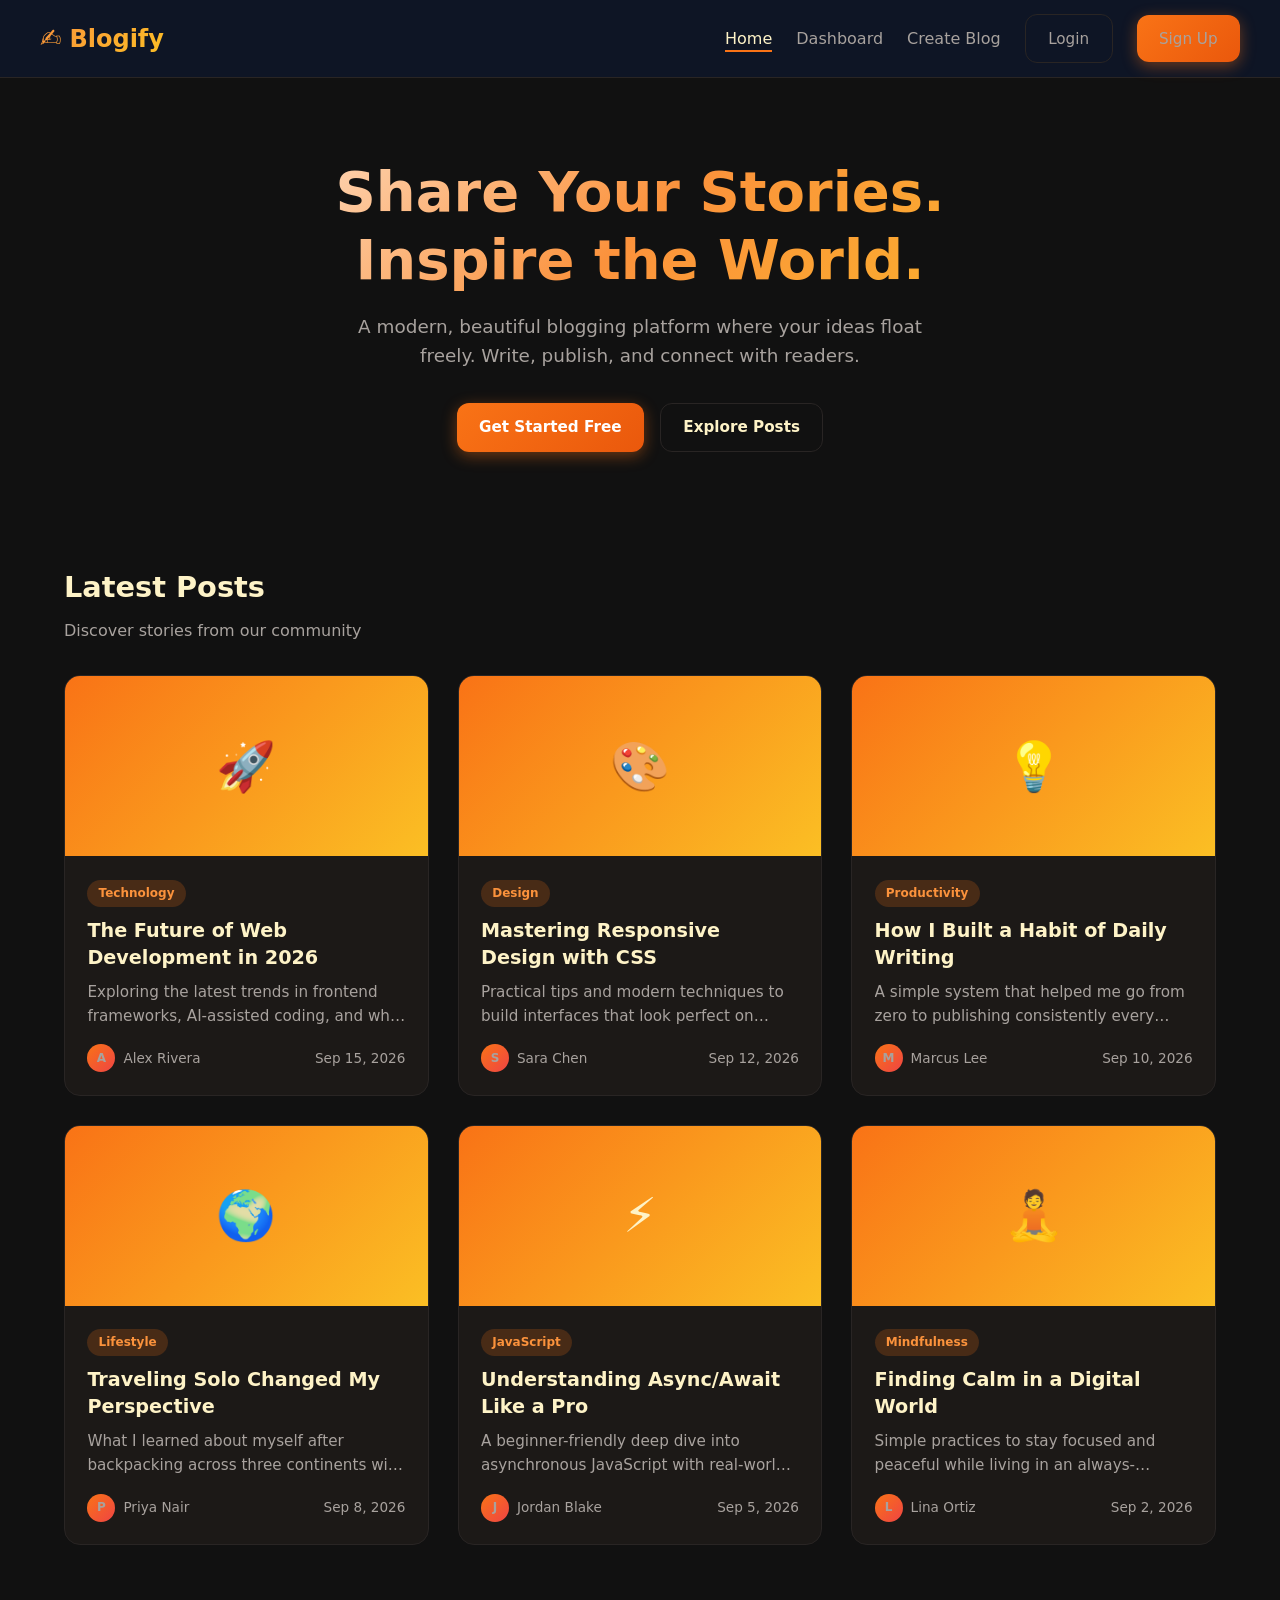
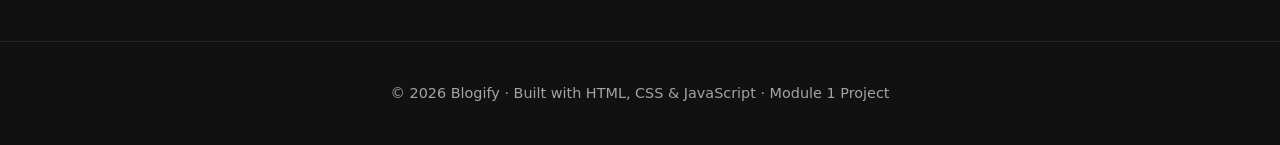
<file: index.html>
<!DOCTYPE html>
<html lang="en">
<head>
  <meta charset="UTF-8">
  <meta name="viewport" content="width=device-width, initial-scale=1.0">
  <title>Blogify – Home</title>
  <link rel="stylesheet" href="css/style.css">
</head>
<body>
  <!-- Anti-Gravity Particles Background -->
  <div class="anti-gravity-container"></div>

  <!-- Navbar -->
  <nav class="navbar">
    <div class="nav-container">
      <a href="index.html" class="logo"><span>✍️</span> Blogify</a>
      <button class="menu-toggle" aria-label="Toggle menu">☰</button>
      <ul class="nav-links">
        <li><a href="index.html" class="active">Home</a></li>
        <li><a href="dashboard.html">Dashboard</a></li>
        <li><a href="create-blog.html">Create Blog</a></li>
        <li><a href="login.html" class="btn btn-outline">Login</a></li>
        <li><a href="register.html" class="btn btn-primary">Sign Up</a></li>
      </ul>
    </div>
  </nav>

  <!-- Hero Section -->
  <section class="hero">
    <h1>Share Your Stories.<br>Inspire the World.</h1>
    <p>A modern, beautiful blogging platform where your ideas float freely. Write, publish, and connect with readers.</p>
    <div class="hero-buttons">
      <a href="register.html" class="btn btn-primary">Get Started Free</a>
      <a href="#latest" class="btn btn-outline">Explore Posts</a>
    </div>
  </section>

  <!-- Latest Posts -->
  <section class="section" id="latest">
    <h2 class="section-title">Latest Posts</h2>
    <p class="section-subtitle">Discover stories from our community</p>

    <div class="blog-grid">
      <!-- Card 1 -->
      <article class="blog-card float-card">
        <div class="blog-card-img">🚀</div>
        <div class="blog-card-body">
          <span class="blog-card-tag">Technology</span>
          <h3>The Future of Web Development in 2026</h3>
          <p>Exploring the latest trends in frontend frameworks, AI-assisted coding, and what developers need to learn next.</p>
          <div class="blog-card-meta">
            <div class="author">
              <div class="author-avatar">A</div>
              <span>Alex Rivera</span>
            </div>
            <span>Sep 15, 2026</span>
          </div>
        </div>
      </article>

      <!-- Card 2 -->
      <article class="blog-card float-card">
        <div class="blog-card-img">🎨</div>
        <div class="blog-card-body">
          <span class="blog-card-tag">Design</span>
          <h3>Mastering Responsive Design with CSS</h3>
          <p>Practical tips and modern techniques to build interfaces that look perfect on every screen size.</p>
          <div class="blog-card-meta">
            <div class="author">
              <div class="author-avatar">S</div>
              <span>Sara Chen</span>
            </div>
            <span>Sep 12, 2026</span>
          </div>
        </div>
      </article>

      <!-- Card 3 -->
      <article class="blog-card float-card">
        <div class="blog-card-img">💡</div>
        <div class="blog-card-body">
          <span class="blog-card-tag">Productivity</span>
          <h3>How I Built a Habit of Daily Writing</h3>
          <p>A simple system that helped me go from zero to publishing consistently every week without burnout.</p>
          <div class="blog-card-meta">
            <div class="author">
              <div class="author-avatar">M</div>
              <span>Marcus Lee</span>
            </div>
            <span>Sep 10, 2026</span>
          </div>
        </div>
      </article>

      <!-- Card 4 -->
      <article class="blog-card float-card">
        <div class="blog-card-img">🌍</div>
        <div class="blog-card-body">
          <span class="blog-card-tag">Lifestyle</span>
          <h3>Traveling Solo Changed My Perspective</h3>
          <p>What I learned about myself after backpacking across three continents with just a backpack and a laptop.</p>
          <div class="blog-card-meta">
            <div class="author">
              <div class="author-avatar">P</div>
              <span>Priya Nair</span>
            </div>
            <span>Sep 8, 2026</span>
          </div>
        </div>
      </article>

      <!-- Card 5 -->
      <article class="blog-card float-card">
        <div class="blog-card-img">⚡</div>
        <div class="blog-card-body">
          <span class="blog-card-tag">JavaScript</span>
          <h3>Understanding Async/Await Like a Pro</h3>
          <p>A beginner-friendly deep dive into asynchronous JavaScript with real-world examples and common pitfalls.</p>
          <div class="blog-card-meta">
            <div class="author">
              <div class="author-avatar">J</div>
              <span>Jordan Blake</span>
            </div>
            <span>Sep 5, 2026</span>
          </div>
        </div>
      </article>

      <!-- Card 6 -->
      <article class="blog-card float-card">
        <div class="blog-card-img">🧘</div>
        <div class="blog-card-body">
          <span class="blog-card-tag">Mindfulness</span>
          <h3>Finding Calm in a Digital World</h3>
          <p>Simple practices to stay focused and peaceful while living in an always-connected environment.</p>
          <div class="blog-card-meta">
            <div class="author">
              <div class="author-avatar">L</div>
              <span>Lina Ortiz</span>
            </div>
            <span>Sep 2, 2026</span>
          </div>
        </div>
      </article>
    </div>
  </section>

  <!-- Footer -->
  <footer class="footer">
    <p>© 2026 Blogify · Built with HTML, CSS & JavaScript · Module 1 Project</p>
  </footer>

  <script src="js/main.js"></script>
</body>
</html>
</file>
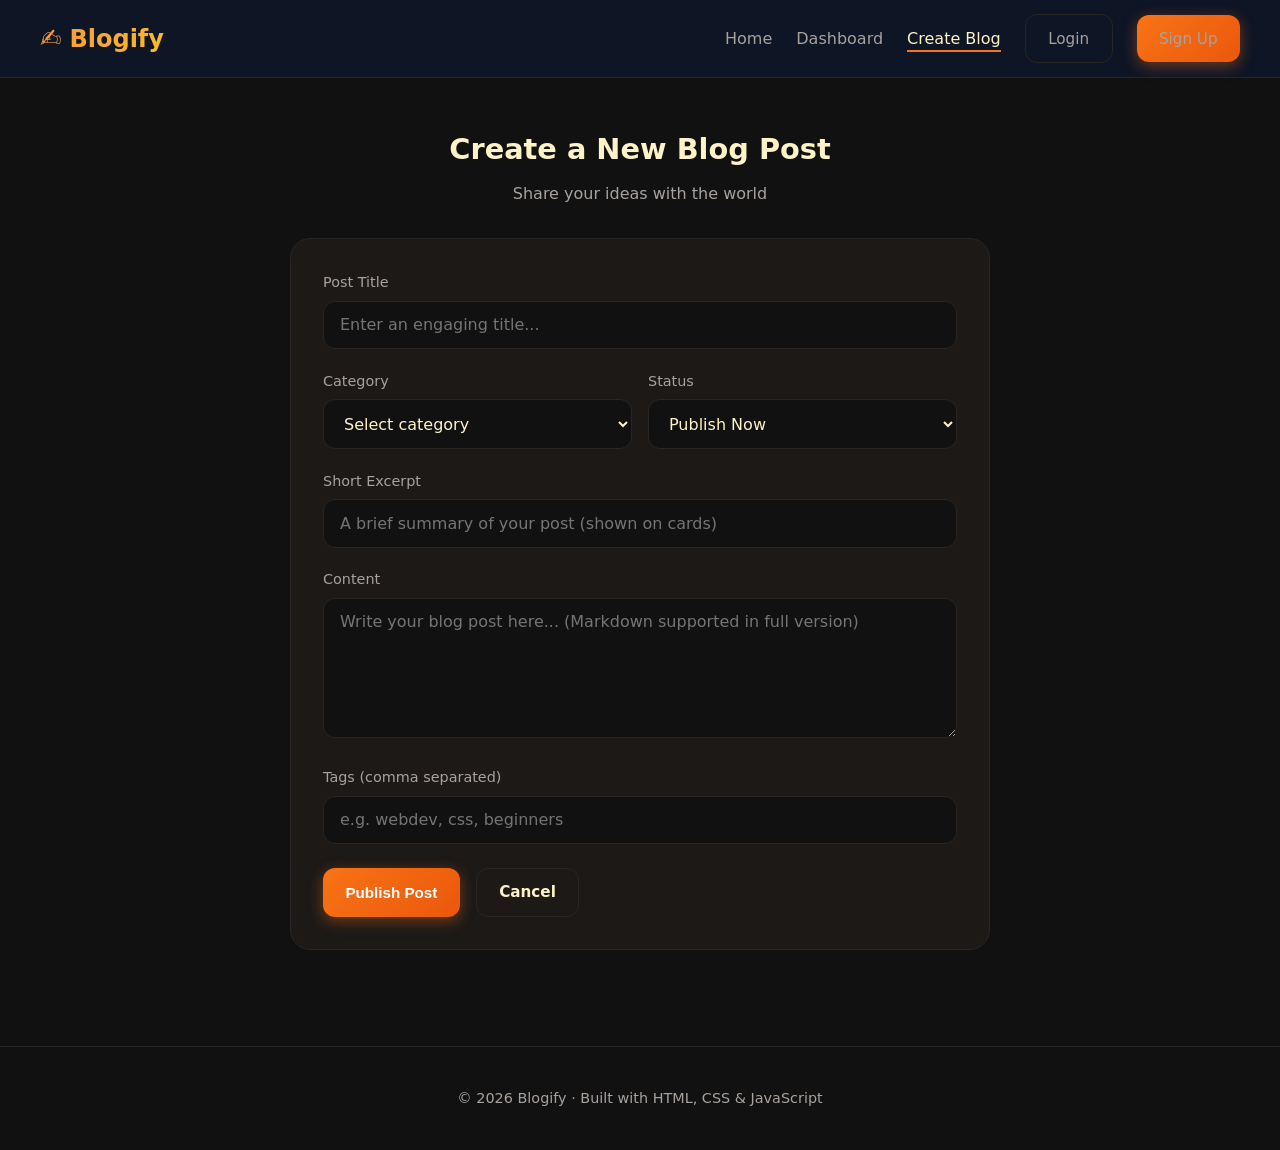
<file: create-blog.html>
<!DOCTYPE html>
<html lang="en">
<head>
  <meta charset="UTF-8">
  <meta name="viewport" content="width=device-width, initial-scale=1.0">
  <title>Blogify – Create Blog</title>
  <link rel="stylesheet" href="css/style.css">
</head>
<body>
  <div class="anti-gravity-container"></div>

  <nav class="navbar">
    <div class="nav-container">
      <a href="index.html" class="logo"><span>✍️</span> Blogify</a>
      <button class="menu-toggle" aria-label="Toggle menu">☰</button>
      <ul class="nav-links">
        <li><a href="index.html">Home</a></li>
        <li><a href="dashboard.html">Dashboard</a></li>
        <li><a href="create-blog.html" class="active">Create Blog</a></li>
        <li><a href="login.html" class="btn btn-outline">Login</a></li>
        <li><a href="register.html" class="btn btn-primary">Sign Up</a></li>
      </ul>
    </div>
  </nav>

  <section class="section">
    <h2 class="section-title text-center">Create a New Blog Post</h2>
    <p class="section-subtitle text-center">Share your ideas with the world</p>

    <div class="create-form float-card">
      <form id="createBlogForm">
        <div class="form-group">
          <label for="title">Post Title</label>
          <input type="text" id="title" placeholder="Enter an engaging title..." required>
        </div>

        <div class="form-row">
          <div class="form-group">
            <label for="category">Category</label>
            <select id="category" required>
              <option value="">Select category</option>
              <option value="technology">Technology</option>
              <option value="design">Design</option>
              <option value="productivity">Productivity</option>
              <option value="lifestyle">Lifestyle</option>
              <option value="javascript">JavaScript</option>
              <option value="mindfulness">Mindfulness</option>
              <option value="other">Other</option>
            </select>
          </div>

          <div class="form-group">
            <label for="status">Status</label>
            <select id="status" required>
              <option value="published">Publish Now</option>
              <option value="draft">Save as Draft</option>
            </select>
          </div>
        </div>

        <div class="form-group">
          <label for="excerpt">Short Excerpt</label>
          <input type="text" id="excerpt" placeholder="A brief summary of your post (shown on cards)">
        </div>

        <div class="form-group">
          <label for="content">Content</label>
          <textarea id="content" placeholder="Write your blog post here... (Markdown supported in full version)" required></textarea>
        </div>

        <div class="form-group">
          <label for="tags">Tags (comma separated)</label>
          <input type="text" id="tags" placeholder="e.g. webdev, css, beginners">
        </div>

        <div style="display: flex; gap: 1rem; margin-top: 1.5rem; flex-wrap: wrap;">
          <button type="submit" class="btn btn-primary">Publish Post</button>
          <a href="dashboard.html" class="btn btn-outline">Cancel</a>
        </div>
      </form>
    </div>
  </section>

  <footer class="footer">
    <p>© 2026 Blogify · Built with HTML, CSS & JavaScript</p>
  </footer>

  <script src="js/main.js"></script>
</body>
</html>
</file>
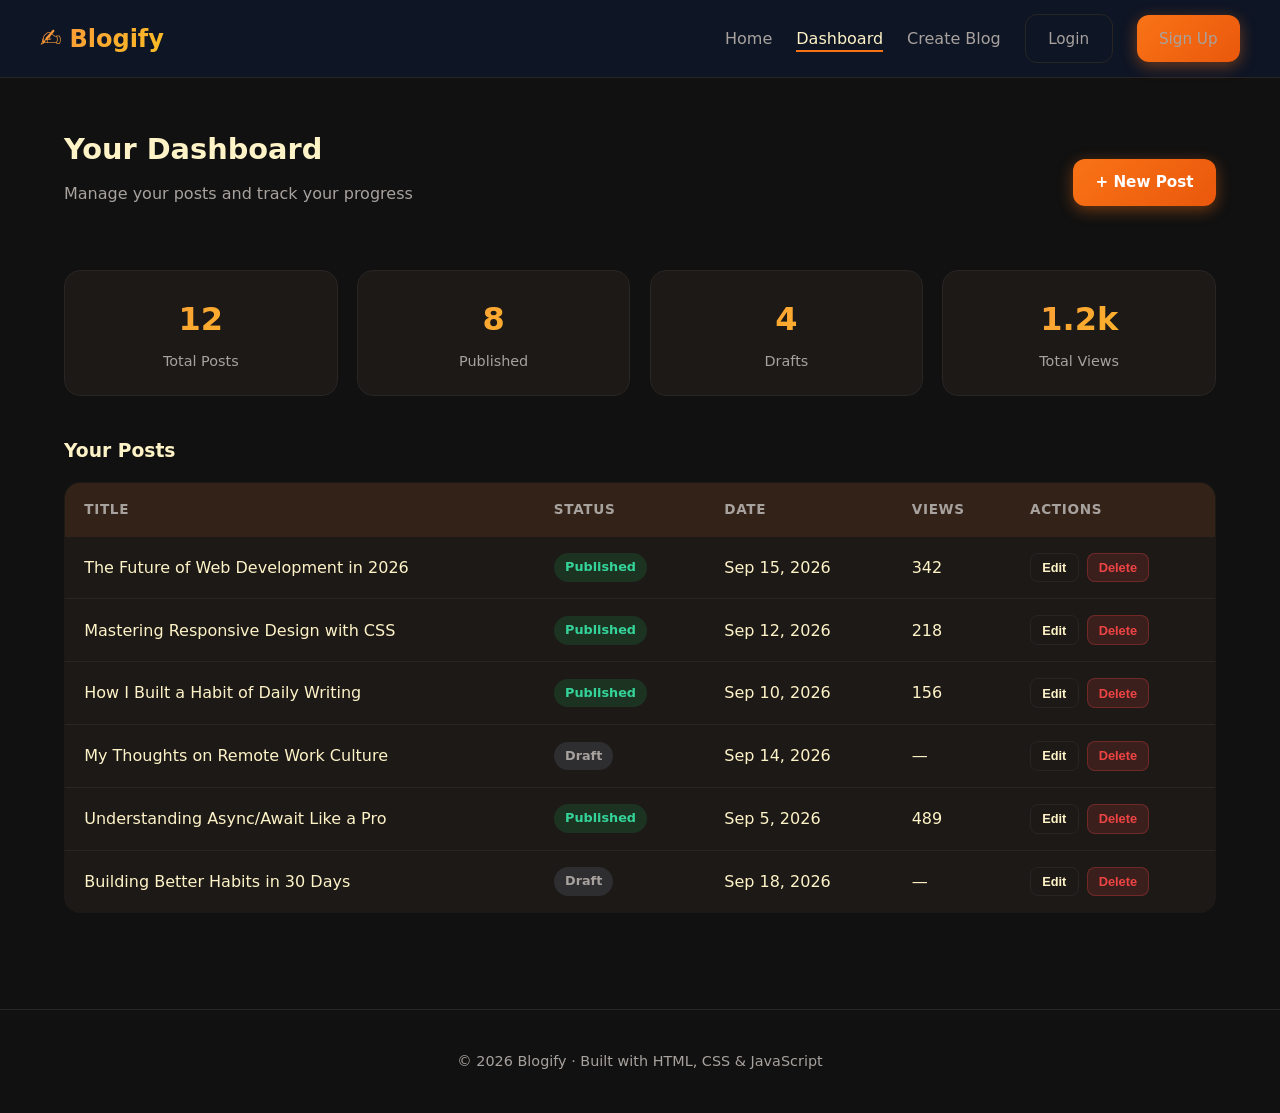
<file: dashboard.html>
<!DOCTYPE html>
<html lang="en">
<head>
  <meta charset="UTF-8">
  <meta name="viewport" content="width=device-width, initial-scale=1.0">
  <title>Blogify – Dashboard</title>
  <link rel="stylesheet" href="css/style.css">
</head>
<body>
  <div class="anti-gravity-container"></div>

  <nav class="navbar">
    <div class="nav-container">
      <a href="index.html" class="logo"><span>✍️</span> Blogify</a>
      <button class="menu-toggle" aria-label="Toggle menu">☰</button>
      <ul class="nav-links">
        <li><a href="index.html">Home</a></li>
        <li><a href="dashboard.html" class="active">Dashboard</a></li>
        <li><a href="create-blog.html">Create Blog</a></li>
        <li><a href="login.html" class="btn btn-outline">Login</a></li>
        <li><a href="register.html" class="btn btn-primary">Sign Up</a></li>
      </ul>
    </div>
  </nav>

  <section class="section">
    <div class="dashboard-header">
      <div>
        <h2 class="section-title">Your Dashboard</h2>
        <p class="section-subtitle">Manage your posts and track your progress</p>
      </div>
      <a href="create-blog.html" class="btn btn-primary">+ New Post</a>
    </div>

    <!-- Stats -->
    <div class="stats-grid">
      <div class="stat-card float-card">
        <div class="number">12</div>
        <div class="label">Total Posts</div>
      </div>
      <div class="stat-card float-card">
        <div class="number">8</div>
        <div class="label">Published</div>
      </div>
      <div class="stat-card float-card">
        <div class="number">4</div>
        <div class="label">Drafts</div>
      </div>
      <div class="stat-card float-card">
        <div class="number">1.2k</div>
        <div class="label">Total Views</div>
      </div>
    </div>

    <!-- Posts Table -->
    <h3 style="margin-bottom: 1rem;">Your Posts</h3>
    <table class="posts-table">
      <thead>
        <tr>
          <th>Title</th>
          <th>Status</th>
          <th>Date</th>
          <th>Views</th>
          <th>Actions</th>
        </tr>
      </thead>
      <tbody>
        <tr>
          <td>The Future of Web Development in 2026</td>
          <td><span class="status-badge status-published">Published</span></td>
          <td>Sep 15, 2026</td>
          <td>342</td>
          <td class="actions">
            <button class="btn btn-secondary action-btn">Edit</button>
            <button class="btn btn-danger action-btn">Delete</button>
          </td>
        </tr>
        <tr>
          <td>Mastering Responsive Design with CSS</td>
          <td><span class="status-badge status-published">Published</span></td>
          <td>Sep 12, 2026</td>
          <td>218</td>
          <td class="actions">
            <button class="btn btn-secondary action-btn">Edit</button>
            <button class="btn btn-danger action-btn">Delete</button>
          </td>
        </tr>
        <tr>
          <td>How I Built a Habit of Daily Writing</td>
          <td><span class="status-badge status-published">Published</span></td>
          <td>Sep 10, 2026</td>
          <td>156</td>
          <td class="actions">
            <button class="btn btn-secondary action-btn">Edit</button>
            <button class="btn btn-danger action-btn">Delete</button>
          </td>
        </tr>
        <tr>
          <td>My Thoughts on Remote Work Culture</td>
          <td><span class="status-badge status-draft">Draft</span></td>
          <td>Sep 14, 2026</td>
          <td>—</td>
          <td class="actions">
            <button class="btn btn-secondary action-btn">Edit</button>
            <button class="btn btn-danger action-btn">Delete</button>
          </td>
        </tr>
        <tr>
          <td>Understanding Async/Await Like a Pro</td>
          <td><span class="status-badge status-published">Published</span></td>
          <td>Sep 5, 2026</td>
          <td>489</td>
          <td class="actions">
            <button class="btn btn-secondary action-btn">Edit</button>
            <button class="btn btn-danger action-btn">Delete</button>
          </td>
        </tr>
        <tr>
          <td>Building Better Habits in 30 Days</td>
          <td><span class="status-badge status-draft">Draft</span></td>
          <td>Sep 18, 2026</td>
          <td>—</td>
          <td class="actions">
            <button class="btn btn-secondary action-btn">Edit</button>
            <button class="btn btn-danger action-btn">Delete</button>
          </td>
        </tr>
      </tbody>
    </table>
  </section>

  <footer class="footer">
    <p>© 2026 Blogify · Built with HTML, CSS & JavaScript</p>
  </footer>

  <script src="js/main.js"></script>
</body>
</html>
</file>
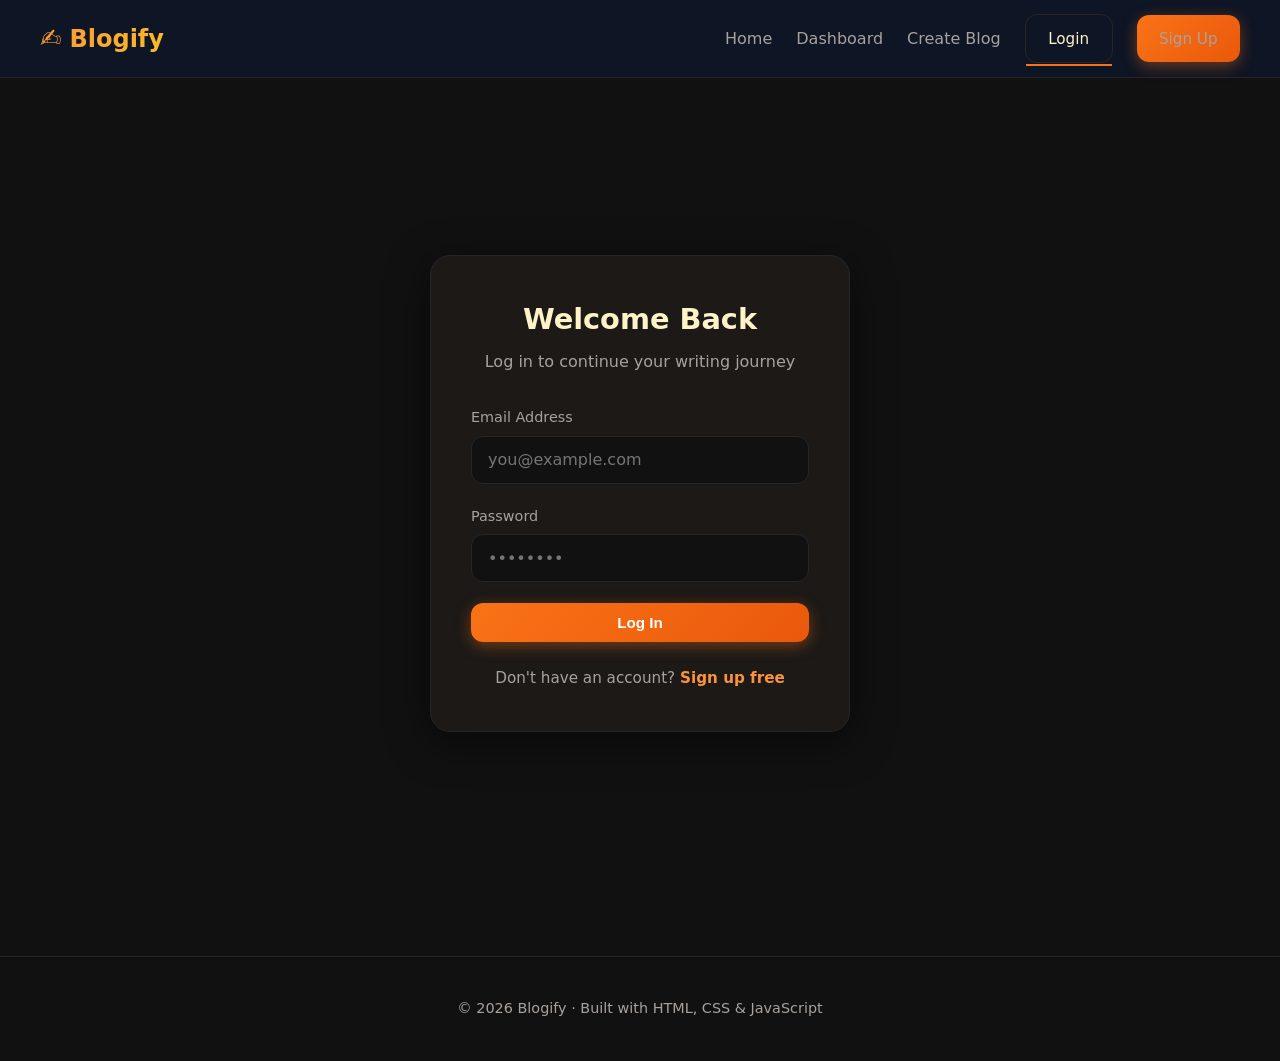
<file: login.html>
<!DOCTYPE html>
<html lang="en">
<head>
  <meta charset="UTF-8">
  <meta name="viewport" content="width=device-width, initial-scale=1.0">
  <title>Blogify – Login</title>
  <link rel="stylesheet" href="css/style.css">
</head>
<body>
  <div class="anti-gravity-container"></div>

  <nav class="navbar">
    <div class="nav-container">
      <a href="index.html" class="logo"><span>✍️</span> Blogify</a>
      <button class="menu-toggle" aria-label="Toggle menu">☰</button>
      <ul class="nav-links">
        <li><a href="index.html">Home</a></li>
        <li><a href="dashboard.html">Dashboard</a></li>
        <li><a href="create-blog.html">Create Blog</a></li>
        <li><a href="login.html" class="btn btn-outline active">Login</a></li>
        <li><a href="register.html" class="btn btn-primary">Sign Up</a></li>
      </ul>
    </div>
  </nav>

  <div class="auth-page">
    <div class="auth-card float-card">
      <h2>Welcome Back</h2>
      <p class="subtitle">Log in to continue your writing journey</p>

      <form id="loginForm">
        <div class="form-group">
          <label for="email">Email Address</label>
          <input type="email" id="email" placeholder="you@example.com" required>
        </div>

        <div class="form-group">
          <label for="password">Password</label>
          <input type="password" id="password" placeholder="••••••••" required>
        </div>

        <button type="submit" class="btn btn-primary full-width">Log In</button>
      </form>

      <p class="form-footer">
        Don't have an account? <a href="register.html">Sign up free</a>
      </p>
    </div>
  </div>

  <footer class="footer">
    <p>© 2026 Blogify · Built with HTML, CSS & JavaScript</p>
  </footer>

  <script src="js/main.js"></script>
</body>
</html>
</file>
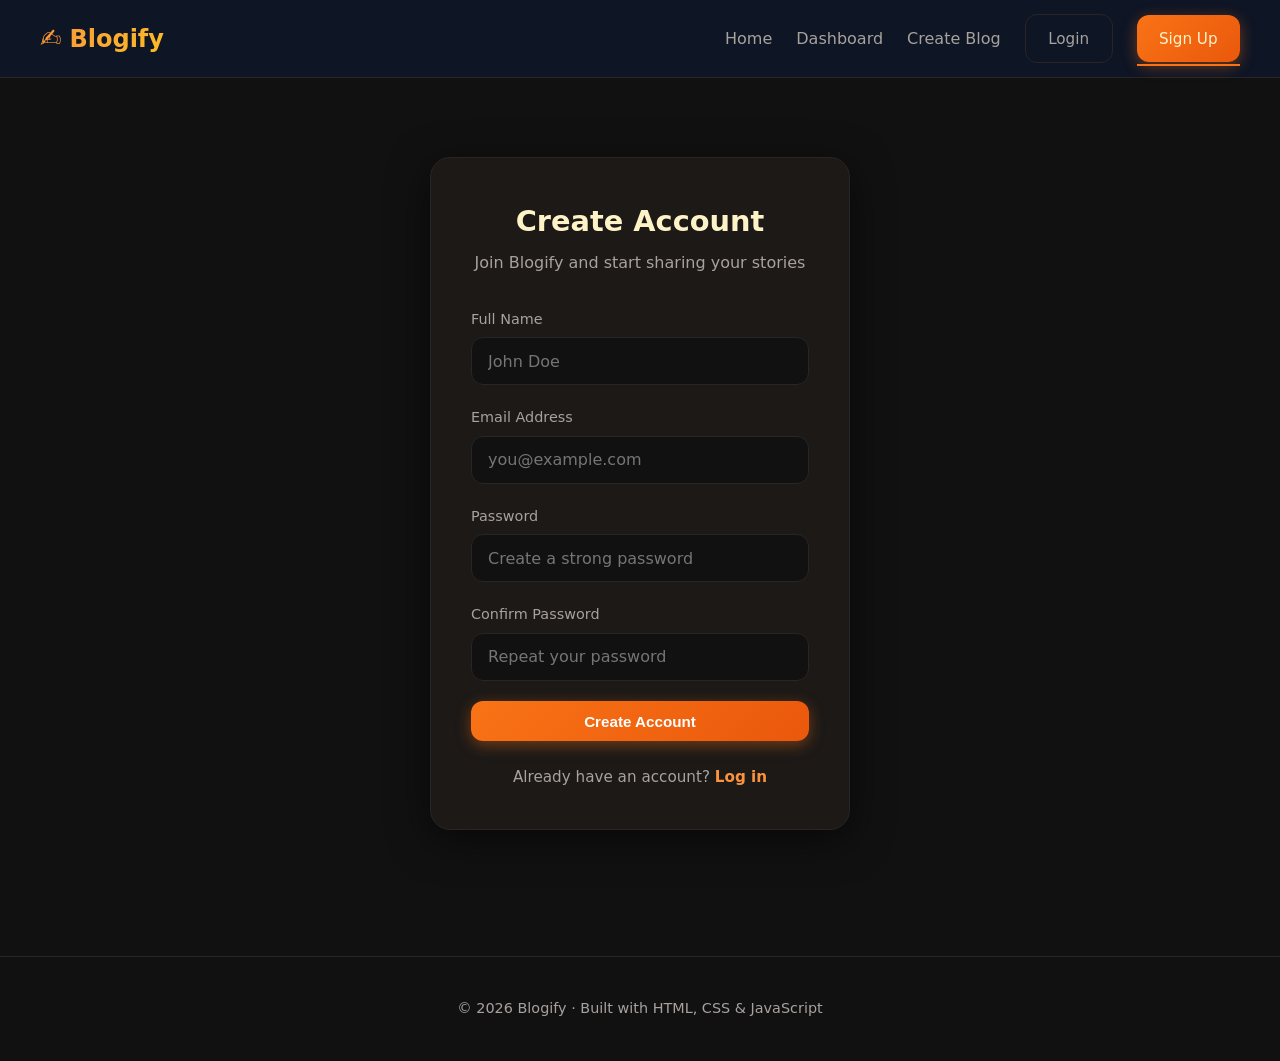
<file: register.html>
<!DOCTYPE html>
<html lang="en">
<head>
  <meta charset="UTF-8">
  <meta name="viewport" content="width=device-width, initial-scale=1.0">
  <title>Blogify – Register</title>
  <link rel="stylesheet" href="css/style.css">
</head>
<body>
  <div class="anti-gravity-container"></div>

  <nav class="navbar">
    <div class="nav-container">
      <a href="index.html" class="logo"><span>✍️</span> Blogify</a>
      <button class="menu-toggle" aria-label="Toggle menu">☰</button>
      <ul class="nav-links">
        <li><a href="index.html">Home</a></li>
        <li><a href="dashboard.html">Dashboard</a></li>
        <li><a href="create-blog.html">Create Blog</a></li>
        <li><a href="login.html" class="btn btn-outline">Login</a></li>
        <li><a href="register.html" class="btn btn-primary active">Sign Up</a></li>
      </ul>
    </div>
  </nav>

  <div class="auth-page">
    <div class="auth-card float-card">
      <h2>Create Account</h2>
      <p class="subtitle">Join Blogify and start sharing your stories</p>

      <form id="registerForm">
        <div class="form-group">
          <label for="name">Full Name</label>
          <input type="text" id="name" placeholder="John Doe" required>
        </div>

        <div class="form-group">
          <label for="email">Email Address</label>
          <input type="email" id="email" placeholder="you@example.com" required>
        </div>

        <div class="form-group">
          <label for="password">Password</label>
          <input type="password" id="password" placeholder="Create a strong password" required minlength="6">
        </div>

        <div class="form-group">
          <label for="confirmPassword">Confirm Password</label>
          <input type="password" id="confirmPassword" placeholder="Repeat your password" required>
        </div>

        <button type="submit" class="btn btn-primary full-width">Create Account</button>
      </form>

      <p class="form-footer">
        Already have an account? <a href="login.html">Log in</a>
      </p>
    </div>
  </div>

  <footer class="footer">
    <p>© 2026 Blogify · Built with HTML, CSS & JavaScript</p>
  </footer>

  <script src="js/main.js"></script>
</body>
</html>
</file>
<file: css/style.css>
/* ========================================
   Blog App - Modern Responsive Styles
   + Anti-Gravity Floating Effects
======================================== */

:root {
  /* Unique "Midnight Ember" palette */
  --primary: #f97316;        /* Warm Orange */
  --primary-dark: #ea580c;   /* Deep Orange */
  --primary-light: #fb923c;  /* Soft Orange */
  --secondary: #fbbf24;      /* Soft Gold */
  --accent: #ef4444;         /* Deep Red */
  --bg: #111111;             /* Dark Charcoal */
  --bg-card: #1c1917;        /* Warm Dark Card */
  --bg-card-hover: #292524;  /* Slightly lighter */
  --text: #fef3c7;           /* Cream */
  --text-muted: #a8a29e;     /* Warm Gray */
  --border: #292524;         /* Warm Border */
  --success: #34d399;        /* Fresh Green */
  --danger: #ef4444;         /* Deep Red */
  --radius: 16px;
  --shadow: 0 10px 40px rgba(0, 0, 0, 0.55);
  --transition: all 0.3s cubic-bezier(0.4, 0, 0.2, 1);
}
* {
  margin: 0;
  padding: 0;
  box-sizing: border-box;
}

html {
  scroll-behavior: smooth;
}

body {
  font-family: 'Segoe UI', system-ui, -apple-system, sans-serif;
  background: var(--bg);
  color: var(--text);
  line-height: 1.6;
  min-height: 100vh;
  overflow-x: hidden;
  position: relative;
}

/* ========== ANTI-GRAVITY FLOATING PARTICLES ========== */
.anti-gravity-container {
  position: fixed;
  top: 0;
  left: 0;
  width: 100%;
  height: 100%;
  pointer-events: none;
  z-index: 0;
  overflow: hidden;
}

.particle {
  position: absolute;
  bottom: -20px;
  background: linear-gradient(135deg, var(--primary), var(--secondary));
  border-radius: 50%;
  opacity: 0.35;
  animation: antiGravity float linear infinite;
  filter: blur(1px);
}

@keyframes antiGravity {
  0% {
    transform: translateY(0) translateX(0) rotate(0deg);
    opacity: 0;
  }
  10% {
    opacity: 0.4;
  }
  90% {
    opacity: 0.3;
  }
  100% {
    transform: translateY(-110vh) translateX(var(--drift)) rotate(360deg);
    opacity: 0;
  }
}

/* Floating card anti-gravity effect */
.float-card {
  transition: transform 0.4s cubic-bezier(0.34, 1.56, 0.64, 1), box-shadow 0.3s ease;
}

.float-card:hover {
  transform: translateY(-12px) scale(1.02);
  box-shadow: 0 25px 50px rgba(249, 115, 22, 0.3);
}

/* ========== NAVBAR ========== */
.navbar {
  position: sticky;
  top: 0;
  z-index: 100;
  background: rgba(15, 23, 42, 0.85);
  backdrop-filter: blur(12px);
  border-bottom: 1px solid var(--border);
  padding: 0.9rem 1.5rem;
}

.nav-container {
  max-width: 1200px;
  margin: 0 auto;
  display: flex;
  align-items: center;
  justify-content: space-between;
}

.logo {
  font-size: 1.5rem;
  font-weight: 700;
  background: linear-gradient(135deg, var(--primary-light), var(--secondary));
  -webkit-background-clip: text;
  -webkit-text-fill-color: transparent;
  background-clip: text;
  text-decoration: none;
  display: flex;
  align-items: center;
  gap: 0.5rem;
}

.logo span {
  font-size: 1.6rem;
}

.nav-links {
  display: flex;
  gap: 1.5rem;
  list-style: none;
  align-items: center;
}

.nav-links a {
  color: var(--text-muted);
  text-decoration: none;
  font-weight: 500;
  transition: var(--transition);
  position: relative;
}

.nav-links a:hover,
.nav-links a.active {
  color: var(--text);
}

.nav-links a::after {
  content: '';
  position: absolute;
  bottom: -4px;
  left: 0;
  width: 0;
  height: 2px;
  background: var(--primary);
  transition: width 0.3s ease;
}

.nav-links a:hover::after,
.nav-links a.active::after {
  width: 100%;
}

.btn {
  display: inline-flex;
  align-items: center;
  justify-content: center;
  gap: 0.5rem;
  padding: 0.7rem 1.4rem;
  border-radius: 12px;
  font-weight: 600;
  font-size: 0.95rem;
  border: none;
  cursor: pointer;
  transition: var(--transition);
  text-decoration: none;
}

.btn-primary {
  background: linear-gradient(135deg, var(--primary), var(--primary-dark));
  color: white;
  box-shadow: 0 4px 15px rgba(249, 115, 22, 0.4);
}

.btn-primary:hover {
  transform: translateY(-2px);
  box-shadow: 0 8px 25px rgba(249, 115, 22, 0.5);
}

.btn-outline {
  background: transparent;
  color: var(--text);
  border: 1.5px solid var(--border);
}

.btn-outline:hover {
  border-color: var(--primary);
  color: var(--primary-light);
  background: rgba(249, 115, 22, 0.1);
}

.btn-secondary {
  background: var(--bg-card);
  color: var(--text);
  border: 1px solid var(--border);
}

.btn-secondary:hover {
  background: var(--bg-card-hover);
}

.btn-danger {
  background: rgba(239, 68, 68, 0.15);
  color: var(--danger);
  border: 1px solid rgba(239, 68, 68, 0.3);
}

.btn-danger:hover {
  background: rgba(239, 68, 68, 0.25);
}

.menu-toggle {
  display: none;
  background: none;
  border: none;
  color: var(--text);
  font-size: 1.5rem;
  cursor: pointer;
}

/* ========== HERO ========== */
.hero {
  position: relative;
  z-index: 1;
  max-width: 1200px;
  margin: 0 auto;
  padding: 5rem 1.5rem 4rem;
  text-align: center;
}

.hero h1 {
  font-size: clamp(2.2rem, 5vw, 3.5rem);
  font-weight: 800;
  line-height: 1.2;
  margin-bottom: 1.2rem;
  background: linear-gradient(135deg, #fff 0%, var(--primary-light) 50%, var(--secondary) 100%);
  -webkit-background-clip: text;
  -webkit-text-fill-color: transparent;
  background-clip: text;
}

.hero p {
  font-size: 1.15rem;
  color: var(--text-muted);
  max-width: 600px;
  margin: 0 auto 2rem;
}

.hero-buttons {
  display: flex;
  gap: 1rem;
  justify-content: center;
  flex-wrap: wrap;
}

/* ========== SECTIONS ========== */
.section {
  position: relative;
  z-index: 1;
  max-width: 1200px;
  margin: 0 auto;
  padding: 3rem 1.5rem;
}

.section-title {
  font-size: 1.8rem;
  font-weight: 700;
  margin-bottom: 0.5rem;
}

.section-subtitle {
  color: var(--text-muted);
  margin-bottom: 2rem;
}

/* ========== BLOG CARDS GRID ========== */
.blog-grid {
  display: grid;
  grid-template-columns: repeat(auto-fill, minmax(300px, 1fr));
  gap: 1.8rem;
}

.blog-card {
  background: var(--bg-card);
  border-radius: var(--radius);
  overflow: hidden;
  border: 1px solid var(--border);
  transition: var(--transition);
}

.blog-card-img {
  width: 100%;
  height: 180px;
  object-fit: cover;
  background: linear-gradient(135deg, var(--primary), var(--secondary));
  display: flex;
  align-items: center;
  justify-content: center;
  font-size: 3rem;
}

.blog-card-body {
  padding: 1.4rem;
}

.blog-card-tag {
  display: inline-block;
  font-size: 0.75rem;
  font-weight: 600;
  padding: 0.25rem 0.7rem;
  border-radius: 20px;
  background: rgba(249, 115, 22, 0.2);
  color: var(--primary-light);
  margin-bottom: 0.7rem;
}

.blog-card h3 {
  font-size: 1.2rem;
  margin-bottom: 0.5rem;
  line-height: 1.4;
}

.blog-card p {
  color: var(--text-muted);
  font-size: 0.95rem;
  margin-bottom: 1rem;
  display: -webkit-box;
  -webkit-line-clamp: 2;
  -webkit-box-orient: vertical;
  overflow: hidden;
}

.blog-card-meta {
  display: flex;
  align-items: center;
  justify-content: space-between;
  font-size: 0.85rem;
  color: var(--text-muted);
}

.author {
  display: flex;
  align-items: center;
  gap: 0.5rem;
}

.author-avatar {
  width: 28px;
  height: 28px;
  border-radius: 50%;
  background: linear-gradient(135deg, var(--primary), var(--accent));
  display: flex;
  align-items: center;
  justify-content: center;
  font-size: 0.75rem;
  font-weight: 700;
}

/* ========== AUTH PAGES (Login / Register) ========== */
.auth-page {
  min-height: calc(100vh - 70px);
  display: flex;
  align-items: center;
  justify-content: center;
  padding: 2rem 1.5rem;
  position: relative;
  z-index: 1;
}

.auth-card {
  background: var(--bg-card);
  border: 1px solid var(--border);
  border-radius: 20px;
  padding: 2.5rem;
  width: 100%;
  max-width: 420px;
  box-shadow: var(--shadow);
}

.auth-card h2 {
  font-size: 1.8rem;
  margin-bottom: 0.4rem;
  text-align: center;
}

.auth-card .subtitle {
  text-align: center;
  color: var(--text-muted);
  margin-bottom: 2rem;
}

.form-group {
  margin-bottom: 1.3rem;
}

.form-group label {
  display: block;
  font-size: 0.9rem;
  font-weight: 500;
  margin-bottom: 0.4rem;
  color: var(--text-muted);
}

.form-group input,
.form-group textarea,
.form-group select {
  width: 100%;
  padding: 0.85rem 1rem;
  background: var(--bg);
  border: 1.5px solid var(--border);
  border-radius: 12px;
  color: var(--text);
  font-size: 1rem;
  transition: var(--transition);
  font-family: inherit;
}

.form-group input:focus,
.form-group textarea:focus,
.form-group select:focus {
  outline: none;
  border-color: var(--primary);
  box-shadow: 0 0 0 3px rgba(249, 115, 22, 0.25);
}

.form-group textarea {
  min-height: 140px;
  resize: vertical;
}

.form-footer {
  margin-top: 1.5rem;
  text-align: center;
  font-size: 0.95rem;
  color: var(--text-muted);
}

.form-footer a {
  color: var(--primary-light);
  text-decoration: none;
  font-weight: 600;
}

.form-footer a:hover {
  text-decoration: underline;
}

.full-width {
  width: 100%;
}

/* ========== DASHBOARD ========== */
.dashboard-header {
  display: flex;
  flex-wrap: wrap;
  align-items: center;
  justify-content: space-between;
  gap: 1rem;
  margin-bottom: 2rem;
}

.stats-grid {
  display: grid;
  grid-template-columns: repeat(auto-fit, minmax(180px, 1fr));
  gap: 1.2rem;
  margin-bottom: 2.5rem;
}

.stat-card {
  background: var(--bg-card);
  border: 1px solid var(--border);
  border-radius: var(--radius);
  padding: 1.4rem;
  text-align: center;
}

.stat-card .number {
  font-size: 2rem;
  font-weight: 800;
  background: linear-gradient(135deg, var(--primary-light), var(--secondary));
  -webkit-background-clip: text;
  -webkit-text-fill-color: transparent;
  background-clip: text;
}

.stat-card .label {
  color: var(--text-muted);
  font-size: 0.9rem;
  margin-top: 0.3rem;
}

.posts-table {
  width: 100%;
  border-collapse: collapse;
  background: var(--bg-card);
  border-radius: var(--radius);
  overflow: hidden;
  border: 1px solid var(--border);
}

.posts-table th,
.posts-table td {
  padding: 1rem 1.2rem;
  text-align: left;
}

.posts-table th {
  background: rgba(249, 115, 22, 0.1);
  font-weight: 600;
  color: var(--text-muted);
  font-size: 0.85rem;
  text-transform: uppercase;
  letter-spacing: 0.05em;
}

.posts-table tr {
  border-bottom: 1px solid var(--border);
}

.posts-table tr:last-child {
  border-bottom: none;
}

.posts-table tr:hover {
  background: rgba(255, 255, 255, 0.02);
}

.status-badge {
  display: inline-block;
  padding: 0.25rem 0.7rem;
  border-radius: 20px;
  font-size: 0.8rem;
  font-weight: 600;
}

.status-published {
  background: rgba(34, 197, 94, 0.15);
  color: var(--success);
}

.status-draft {
  background: rgba(148, 163, 184, 0.15);
  color: var(--text-muted);
}

.actions {
  display: flex;
  gap: 0.5rem;
}

.action-btn {
  padding: 0.4rem 0.7rem;
  font-size: 0.8rem;
  border-radius: 8px;
}

/* ========== CREATE BLOG ========== */
.create-form {
  max-width: 700px;
  margin: 0 auto;
  background: var(--bg-card);
  border: 1px solid var(--border);
  border-radius: 20px;
  padding: 2rem;
}

.form-row {
  display: grid;
  grid-template-columns: 1fr 1fr;
  gap: 1rem;
}

/* ========== FOOTER ========== */
.footer {
  position: relative;
  z-index: 1;
  text-align: center;
  padding: 2.5rem 1.5rem;
  color: var(--text-muted);
  font-size: 0.9rem;
  border-top: 1px solid var(--border);
  margin-top: 3rem;
}

/* ========== RESPONSIVE ========== */
@media (max-width: 768px) {
  .menu-toggle {
    display: block;
  }

  .nav-links {
    position: fixed;
    top: 65px;
    left: 0;
    right: 0;
    background: var(--bg-card);
    flex-direction: column;
    padding: 1.5rem;
    gap: 1rem;
    border-bottom: 1px solid var(--border);
    transform: translateY(-120%);
    transition: transform 0.3s ease;
    z-index: 99;
  }

  .nav-links.open {
    transform: translateY(0);
  }

  .hero {
    padding: 3rem 1.2rem 2.5rem;
  }

  .form-row {
    grid-template-columns: 1fr;
  }

  .posts-table {
    display: block;
    overflow-x: auto;
  }

  .dashboard-header {
    flex-direction: column;
    align-items: flex-start;
  }
}

@media (max-width: 480px) {
  .auth-card {
    padding: 1.8rem 1.4rem;
  }

  .blog-grid {
    grid-template-columns: 1fr;
  }
}

/* Utility */
.hidden {
  display: none !important;
}

.text-center {
  text-align: center;
}

.mt-2 {
  margin-top: 1rem;
}
</file>
